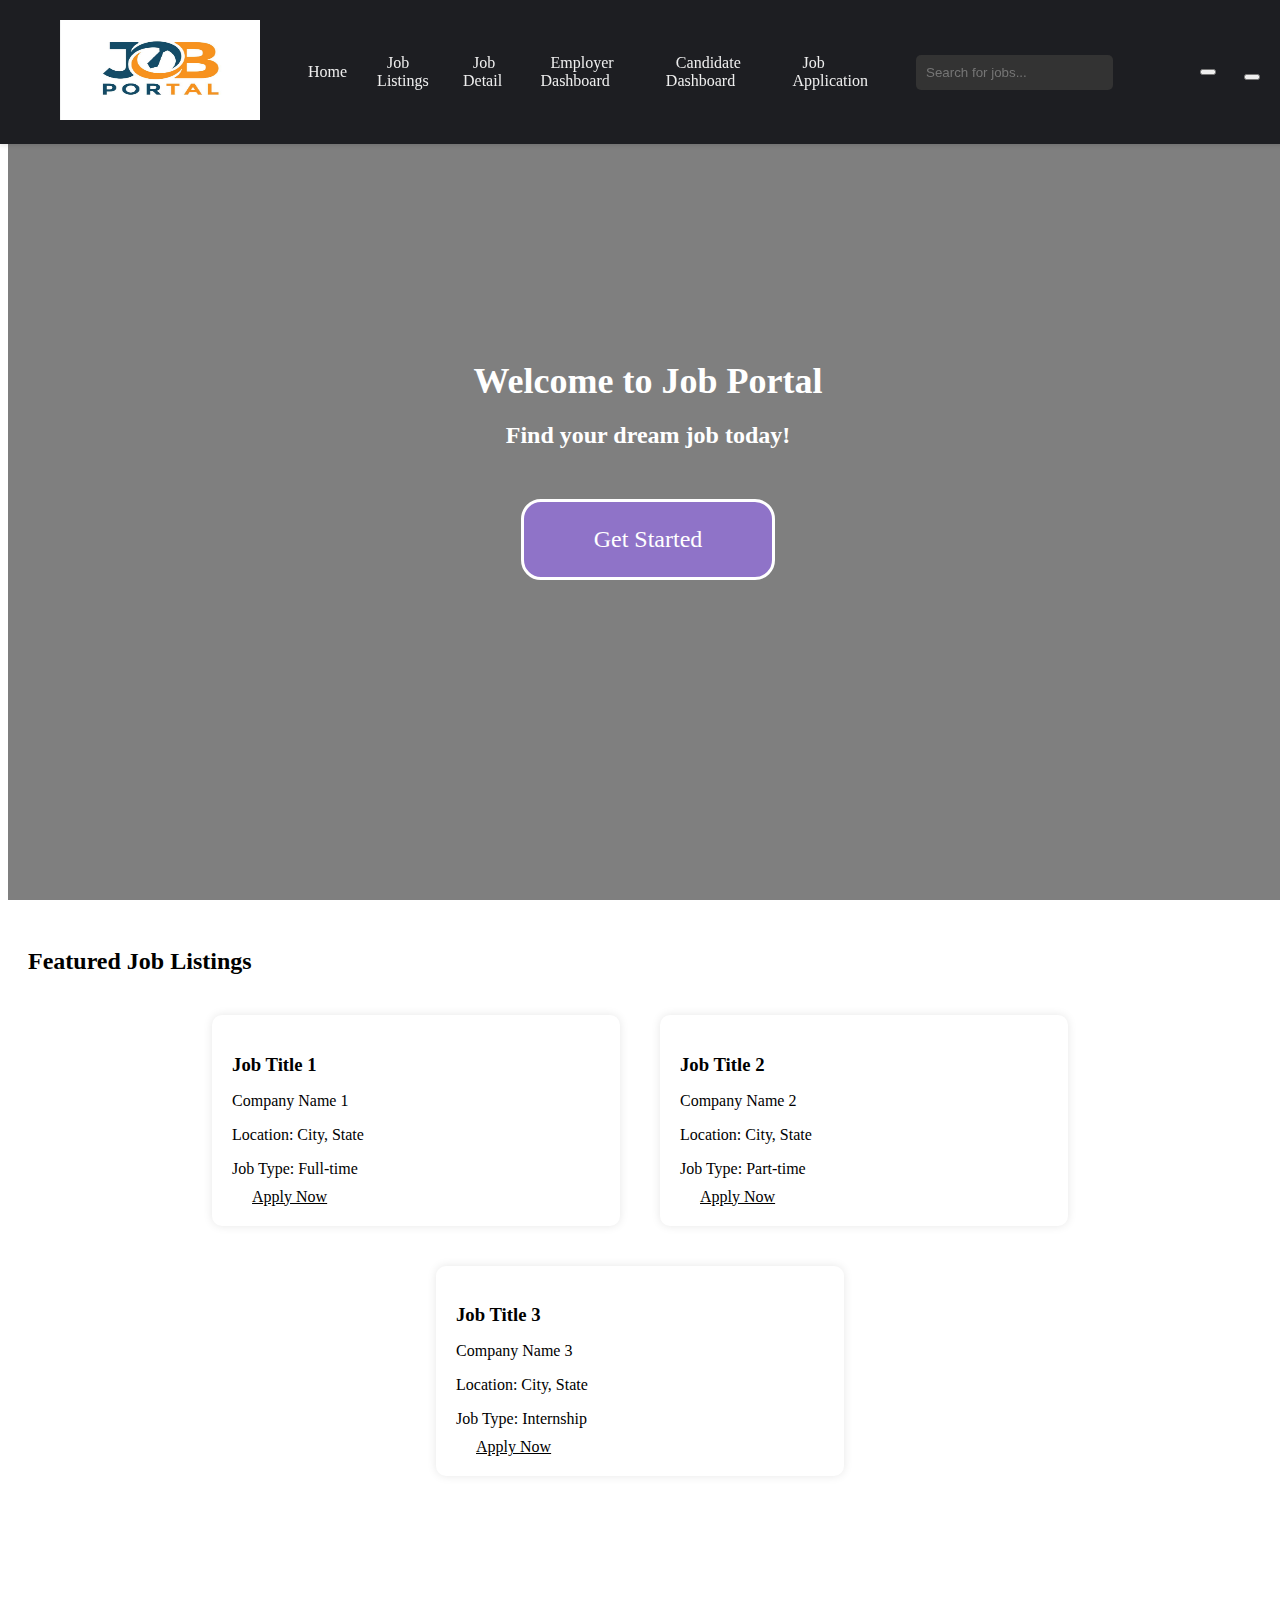
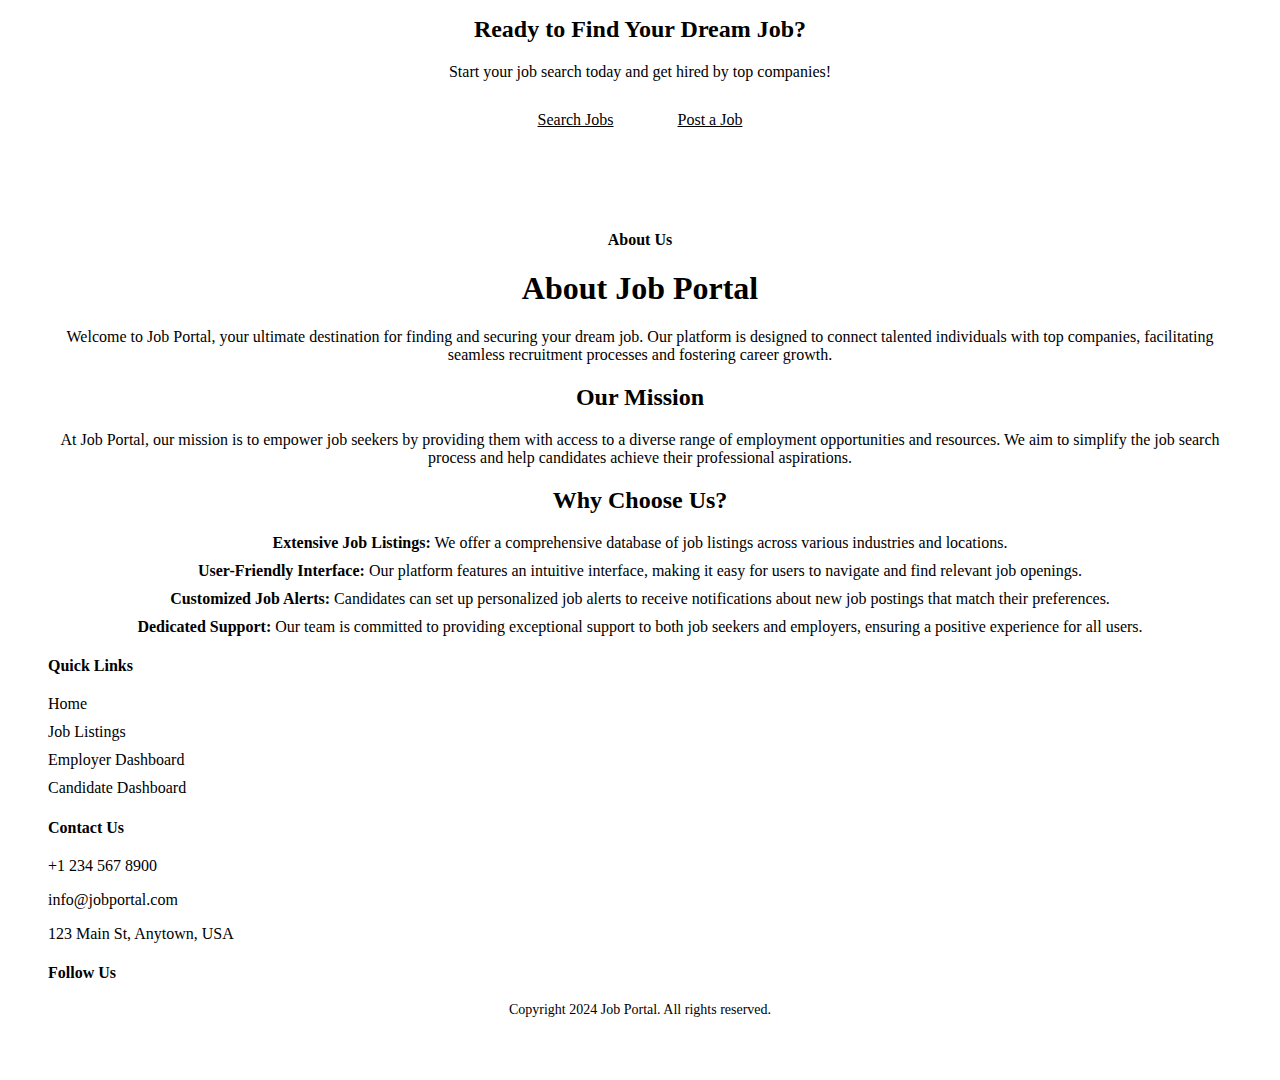
<file: index.html>
<!doctype html>
<html lang="en">
<head>
  <meta charset="utf-8">
  <meta name="viewport" content="width=device-width, initial-scale=1, shrink-to-fit=no">
  <link rel="stylesheet" href="styles.css">
  <title>Job Portal</title>
</head>
<body>
  <header class="header">
    <div class="header-container">
      <div class="header-logo">
        <a href="index.html"><img src="logo.png" alt="Job Portal Logo"></a>
      </div>
      <nav class="nav">
        <ul class="nav-list">
          <li class="nav-item"><a href="index.html" class="nav-link">Home</a></li>
          <li class="nav-item"><a href="job-listings.html" class="nav-link">Job Listings</a></li>
          <li class="nav-item"><a href="job-detail.html" class="nav-link">Job Detail</a></li>
          <li class="nav-item"><a href="employer-dashboard.html" class="nav-link">Employer Dashboard</a></li>
          <li class="nav-item"><a href="candidate-dashboard.html" class="nav-link">Candidate Dashboard</a></li>
          <li class="nav-item"><a href="jobapplication.html" class="nav-link">Job Application</a></li>
        </ul>
      </nav>
      <div class="header-search">
        <input type="text" class="search-box" placeholder="Search for jobs...">
        <button class="search-btn"><i class="fas fa-search"></i></button>
      </div>
      <div class="header-theme">
        <button id="theme-btn" class="theme-btn far fa-moon"></button>
      </div>
    </div>
    
  </header>
  
    <main class="main">
        <section class="hero">
          <div class="hero-inner">
            <h1>Welcome to Job Portal</h1>
            <h2>Find your dream job today!</h2>
            <a href="#" class="btn">Get Started</a>
          </div>
        </section>
        <!-- Featured Job Listings Section -->
  <section class="featured-jobs">
    <h2>Featured Job Listings</h2>
    <div class="job-listings">
      <div class="job-listing">
        <h3>Job Title 1</h3>
        <p>Company Name 1</p>
        <p>Location: City, State</p>
        <p>Job Type: Full-time</p>
        <a href="#" class="btn">Apply Now</a>
      </div>
      <div class="job-listing">
        <h3>Job Title 2</h3>
        <p>Company Name 2</p>
        <p>Location: City, State</p>
        <p>Job Type: Part-time</p>
        <a href="#" class="btn">Apply Now</a>
      </div>
      <div class="job-listing">
        <h3>Job Title 3</h3>
        <p>Company Name 3</p>
        <p>Location: City, State</p>
        <p>Job Type: Internship</p>
        <a href="#" class="btn">Apply Now</a>
      </div>
    </div>
  </section>
  <!-- Call-to-Action Section -->
<section class="call-to-action">
    <div class="container">
      <h2>Ready to Find Your Dream Job?</h2>
      <p>Start your job search today and get hired by top companies!</p>
      <a href="job-detail.html" class="btn">Search Jobs</a>
      <a href="jobapplication.html" class="btn">Post a Job</a>
    </div>
  </section>
   <!-- Footer Section -->
<footer class="footer">
  <div class="container">
    <div class="row">
      <div class="col-md-3">
          <div class="centered-text">
          <h4>About Us </h4>
          <h1>About Job Portal</h1>
          <p>Welcome to Job Portal, your ultimate destination for finding and securing your dream job. Our platform is designed to connect talented individuals with top companies, facilitating seamless recruitment processes and fostering career growth.</p>
          <h2>Our Mission</h2>
          <p>At Job Portal, our mission is to empower job seekers by providing them with access to a diverse range of employment opportunities and resources. We aim to simplify the job search process and help candidates achieve their professional aspirations.</p>
          <h2>Why Choose Us?</h2>
        <ul>
          <li><strong>Extensive Job Listings:</strong> We offer a comprehensive database of job listings across various industries and locations.</li>
          <li><strong>User-Friendly Interface:</strong> Our platform features an intuitive interface, making it easy for users to navigate and find relevant job openings.</li>
          <li><strong>Customized Job Alerts:</strong> Candidates can set up personalized job alerts to receive notifications about new job postings that match their preferences.</li>
          <li><strong>Dedicated Support:</strong> Our team is committed to providing exceptional support to both job seekers and employers, ensuring a positive experience for all users.</li>
        </ul>
        </div>
        <div class="col-md-3">
          <div class="centered-text"></div>
          <h4>Quick Links</h4>
          <ul>
            <li><a href="index.html">Home</a></li>
            <li><a href="job-listings.html">Job Listings</a></li>
            <li><a href="employer-dashboard.html">Employer Dashboard</a></li>
            <li><a href="candidate-dashboard.html">Candidate Dashboard</a></li>
          </ul>
        </div>
        <div class="col-md-3">
          <div class="centered-text"></div>
          <h4>Contact Us</h4>
          <p><i class="fas fa-phone"></i> +1 234 567 8900</p>
          <p><i class="fas fa-envelope"></i> <a href="mailto:info@jobportal.com">info@jobportal.com</a></p>
          <p><i class="fas fa-map-marker-alt"></i> 123 Main St, Anytown, USA</p>
        </div>
        <div class="col-md-3">
          <h4>Follow Us</h4>
          <div class="centered-text"></div>
          <ul>
            <li><a href="#" class="fab fa-facebook-f"></a></li>
            <li><a href="https://x.com/home?lang=en" class="fab fa-twitter"></a></li>
            <li><a href="https://www.linkedin.com/feed/?trk=sem-ga_campid.14650114788_asid.150089839322_crid.656569072780_kw.www%20linkedin_d.c_tid.kwd-2246447582_n.g_mt.e_geo.9144438" class="fab fa-linkedin-in"></a></li>
            <li><a href="https://www.instagram.com/" class="fab fa-instagram"></a></li>
          </ul>
        </div>
      </div>
      <p class="copyright">Copyright 2024 Job Portal. All rights reserved.</p>
    </div>
  </footer>
    </main>
  <script src="scripts.js"></script>
</body>
</html>
</file>
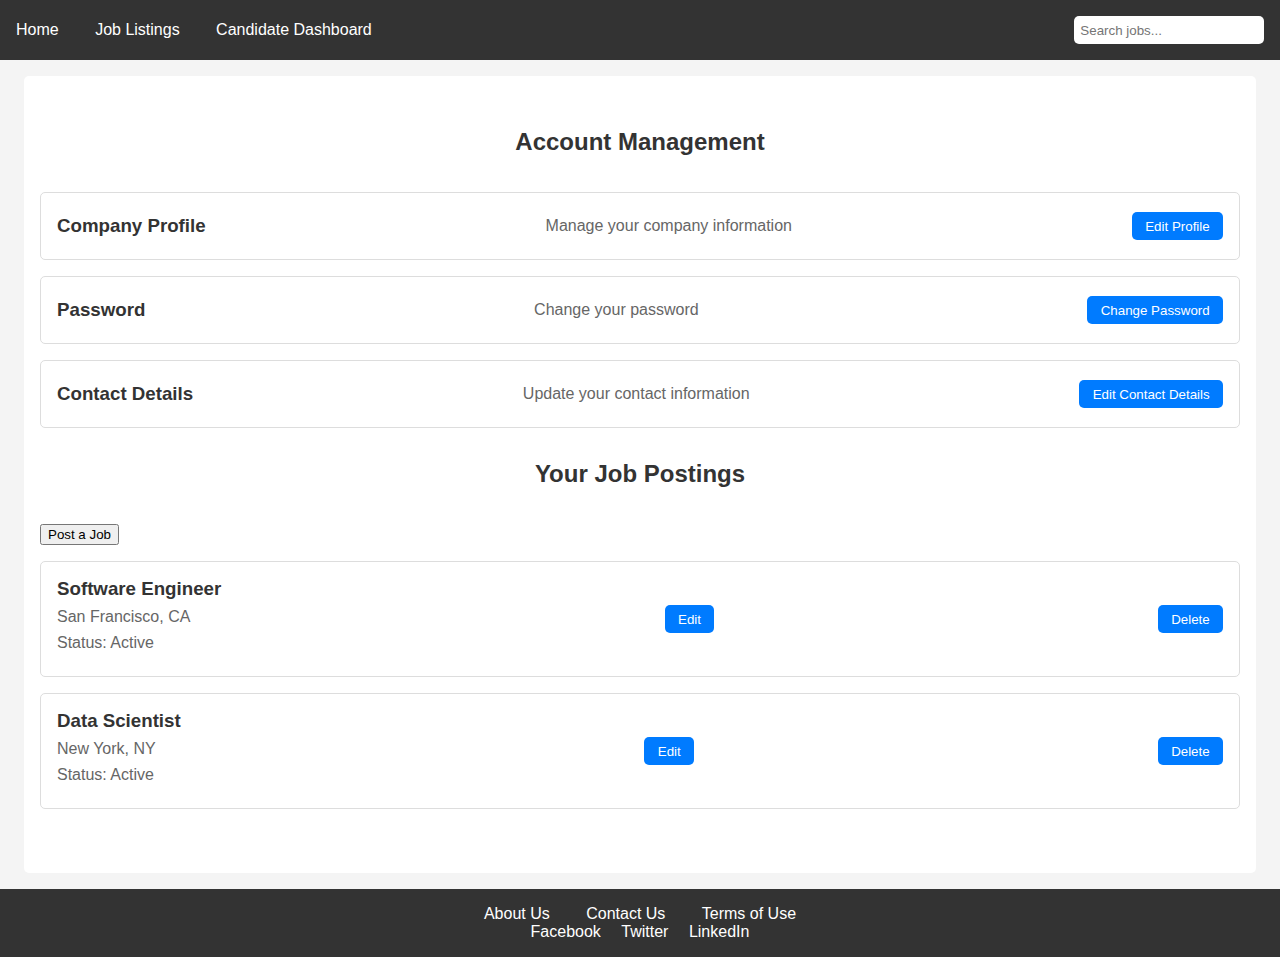
<file: employer-dashboard.html>
<!DOCTYPE html>
<html lang="en">
<head>
    <meta charset="UTF-8">
    <meta name="viewport" content="width=device-width, initial-scale=1.0">
    <title>Employer Dashboard</title>
    <link rel="stylesheet" href="employerdas.css">
    <script src="employerdas.js" defer></script>
</head>
<body>
    <header>
        <nav>
            <a href="index.html">Home</a>
            <a href="job-listings.html">Job Listings</a>
            <a href="candidate-dashboard.html">Candidate Dashboard</a>
        </nav>
        <div class="search-bar">
            <input type="text" placeholder="Search jobs..." id="search-bar">
        </div>
    </header>

    <main class="dashboard">
        <section class="account-management">
            <h2>Account Management</h2>
            <div class="account-details">
                <h3>Company Profile</h3>
                <p>Manage your company information</p>
                <button>Edit Profile</button>
            </div>
            <div class="account-details">
                <h3>Password</h3>
                <p>Change your password</p>
                <button>Change Password</button>
            </div>
            <div class="account-details">
                <h3>Contact Details</h3>
                <p>Update your contact information</p>
                <button>Edit Contact Details</button>
            </div>
        </section>

        <section class="job-posting">
            <h2>Your Job Postings</h2>
            <button onclick="location.href='post-job.html'">Post a Job</button>
            <div class="job-listing">
                <div>
                    <h3>Software Engineer</h3>
                    <p>San Francisco, CA</p>
                    <p>Status: Active</p>
                </div>
                <button>Edit</button>
                <button>Delete</button>
            </div>
            <div class="job-listing">
                <div>
                    <h3>Data Scientist</h3>
                    <p>New York, NY</p>
                    <p>Status: Active</p>
                </div>
                <button>Edit</button>
                <button>Delete</button>
            </div>
            <!-- More job listings -->
        </section>
    </main>

    <footer>
        <a href="about.html">About Us</a>
        <a href="contact.html">Contact Us</a>
        <a href="terms.html">Terms of Use</a>
        <div class="social-media">
            <a href="#">Facebook</a>
            <a href="#">Twitter</a>
            <a href="#">LinkedIn</a>
        </div>
    </footer>
</body>
</html>
</file>
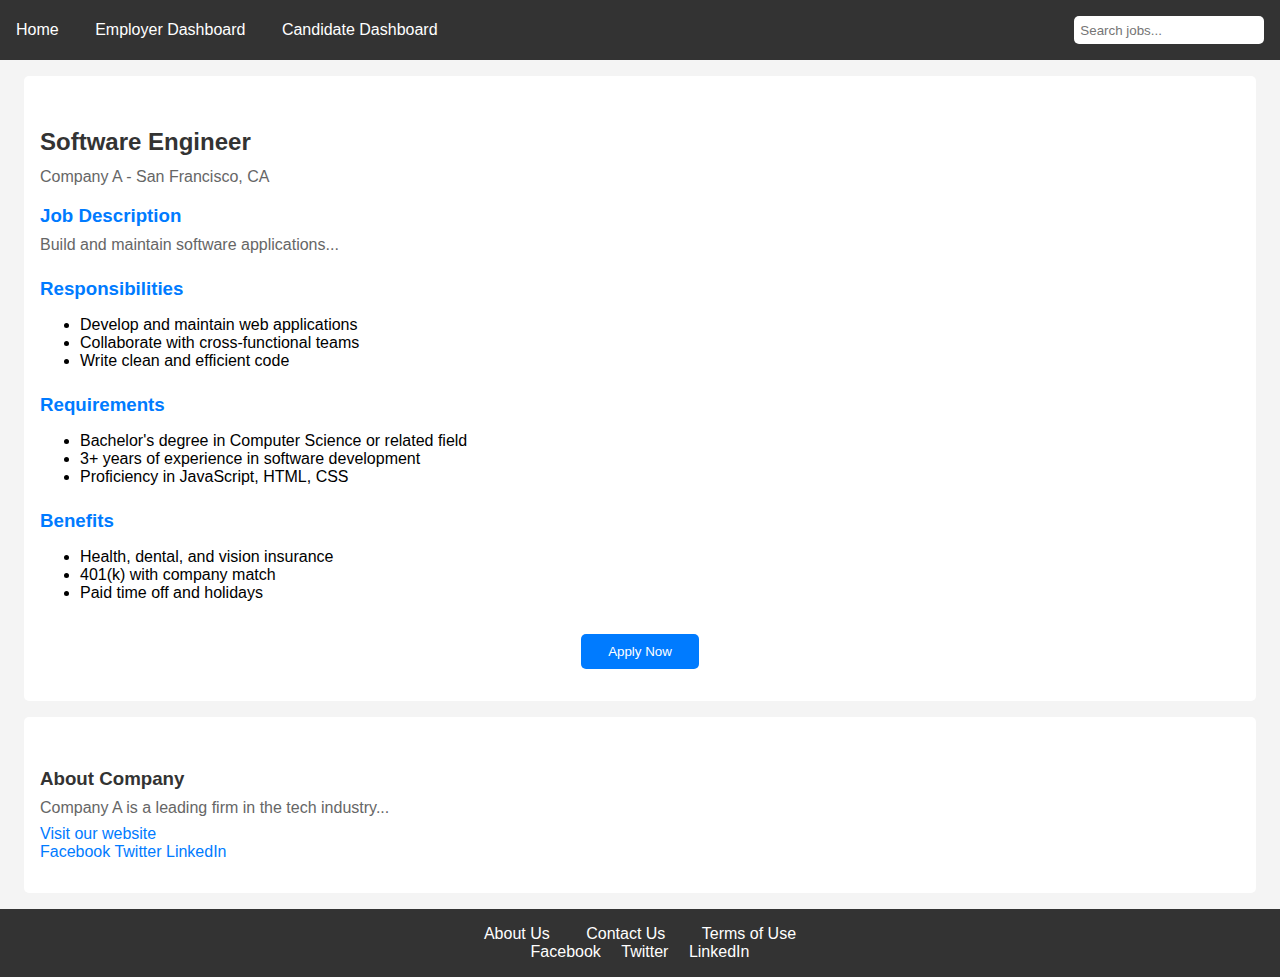
<file: job-detail.html>
<!DOCTYPE html>
<html lang="en">
<head>
    <meta charset="UTF-8">
    <meta name="viewport" content="width=device-width, initial-scale=1.0">
    <title>Job Detail</title>
    <link rel="stylesheet" href="jobdetail.css">
    <script src="jobdetail.js" defer></script>
</head>
<body>
    <header>
        <nav>
            <a href="index.html">Home</a>
            <a href="employer-dashboard.html">Employer Dashboard</a>
            <a href="candidate-dashboard.html">Candidate Dashboard</a>
        </nav>
        <div class="search-bar">
            <input type="text" placeholder="Search jobs..." id="search-bar">
        </div>
    </header>

    <section class="job-detail">
        <h2>Software Engineer</h2>
        <p>Company A - San Francisco, CA</p>
        <div class="job-description">
            <h3>Job Description</h3>
            <p>Build and maintain software applications...</p>
        </div>
        <div class="job-responsibilities">
            <h3>Responsibilities</h3>
            <ul>
                <li>Develop and maintain web applications</li>
                <li>Collaborate with cross-functional teams</li>
                <li>Write clean and efficient code</li>
            </ul>
        </div>
        <div class="job-requirements">
            <h3>Requirements</h3>
            <ul>
                <li>Bachelor's degree in Computer Science or related field</li>
                <li>3+ years of experience in software development</li>
                <li>Proficiency in JavaScript, HTML, CSS</li>
            </ul>
        </div>
        <div class="job-benefits">
            <h3>Benefits</h3>
            <ul>
                <li>Health, dental, and vision insurance</li>
                <li>401(k) with company match</li>
                <li>Paid time off and holidays</li>
            </ul>
        </div>
        <div class="apply-now">
            <button onclick="location.href='job-application.html'">Apply Now</button>
        </div>
    </section>

    <section class="company-info">
        <h3>About Company </h3>
        <p>Company A is a leading firm in the tech industry...</p>
        <a href="#">Visit our website</a>
        <div class="social-media">
            <a href="#">Facebook</a>
            <a href="#">Twitter</a>
            <a href="#">LinkedIn</a>
        </div>
    </section>

    <footer>
        <a href="about.html">About Us</a>
        <a href="contact.html">Contact Us</a>
        <a href="terms.html">Terms of Use</a>
        <div class="social-media">
            <a href="#">Facebook</a>
            <a href="#">Twitter</a>
            <a href="#">LinkedIn</a>
        </div>
    </footer>
</body>
</html>
</file>
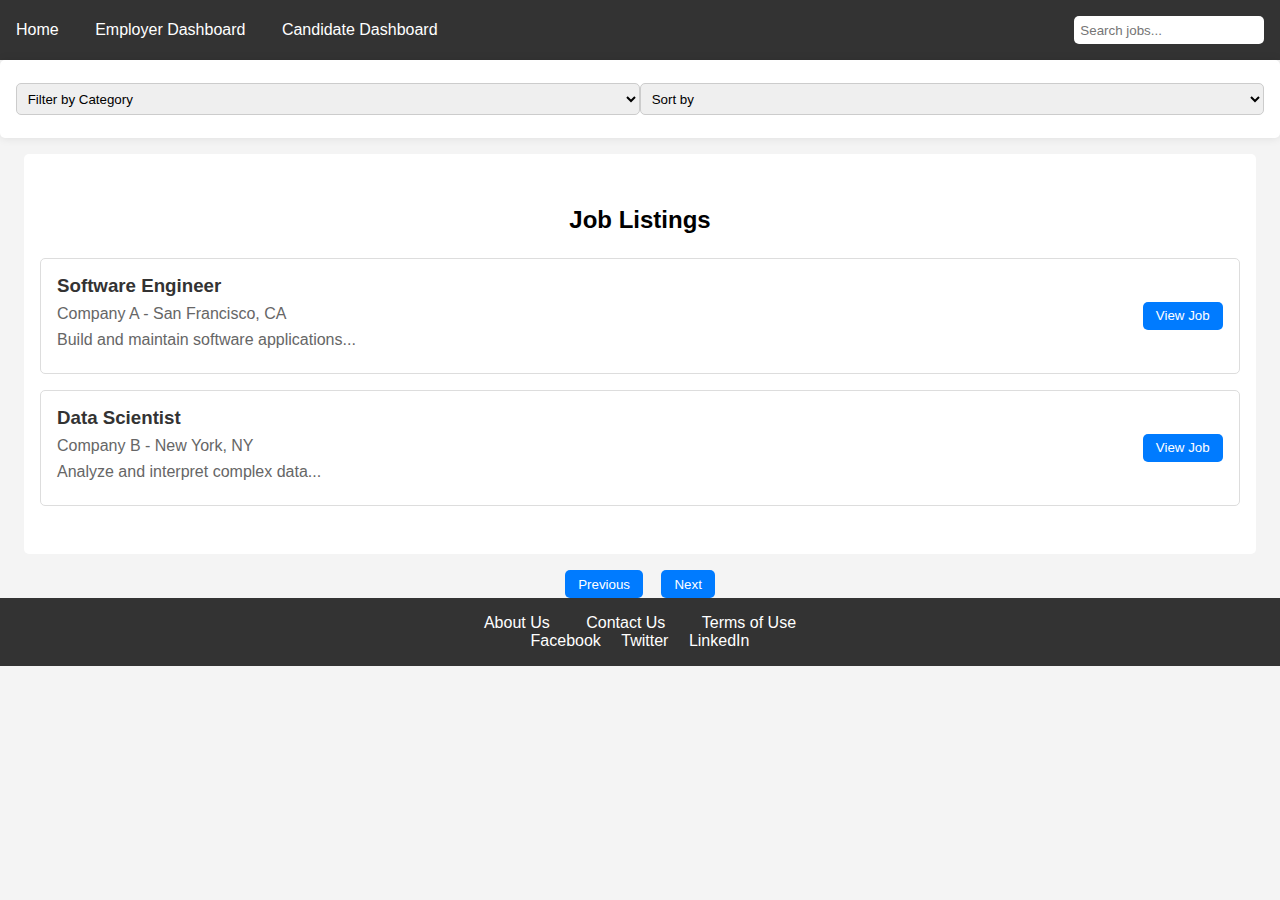
<file: job-listings.html>
<!DOCTYPE html>
<html lang="en">
<head>
    <meta charset="UTF-8">
    <meta name="viewport" content="width=device-width, initial-scale=1.0">
    <title>Job Listings</title>
    <link rel="stylesheet" href="joblisting.css">
    <script src="joblisting.js" defer></script>
</head>
<body>
    <header>
        <nav>
            <a href="index.html">Home</a>
            <a href="employer-dashboard.html">Employer Dashboard</a>
            <a href="candidate-dashboard.html">Candidate Dashboard</a>
        </nav>
        <div class="search-bar">
            <input type="text" placeholder="Search jobs..." id="search-bar">
        </div>
    </header>

    <section class="filter-sort">
        <select id="filter-category">
            <option value="">Filter by Category</option>
            <option value="software">Software</option>
            <option value="data-science">Data Science</option>
            <option value="design">Design</option>
            <option value="marketing">Marketing</option>
        </select>
        <select id="sort-by">
            <option value="">Sort by</option>
            <option value="relevance">Relevance</option>
            <option value="date-posted">Date Posted</option>
            <option value="salary">Salary</option>
        </select>
    </section>

    <section class="job-listings">
        <h2>Job Listings</h2>
        <div class="job-listing">
            <div>
                <h3>Software Engineer</h3>
                <p>Company A - San Francisco, CA</p>
                <p>Build and maintain software applications...</p>
            </div>
            <button>View Job</button>
        </div>
        <div class="job-listing">
            <div>
                <h3>Data Scientist</h3>
                <p>Company B - New York, NY</p>
                <p>Analyze and interpret complex data...</p>
            </div>
            <button>View Job</button>
        </div>
        <!-- More job listings -->
    </section>

    <div class="pagination">
        <button>Previous</button>
        <button>Next</button>
    </div>

    <footer>
        <a href="about.html">About Us</a>
        <a href="contact.html">Contact Us</a>
        <a href="terms.html">Terms of Use</a>
        <div class="social-media">
            <a href="#">Facebook</a>
            <a href="#">Twitter</a>
            <a href="#">LinkedIn</a>
        </div>
    </footer>
</body>
</html>
</file>
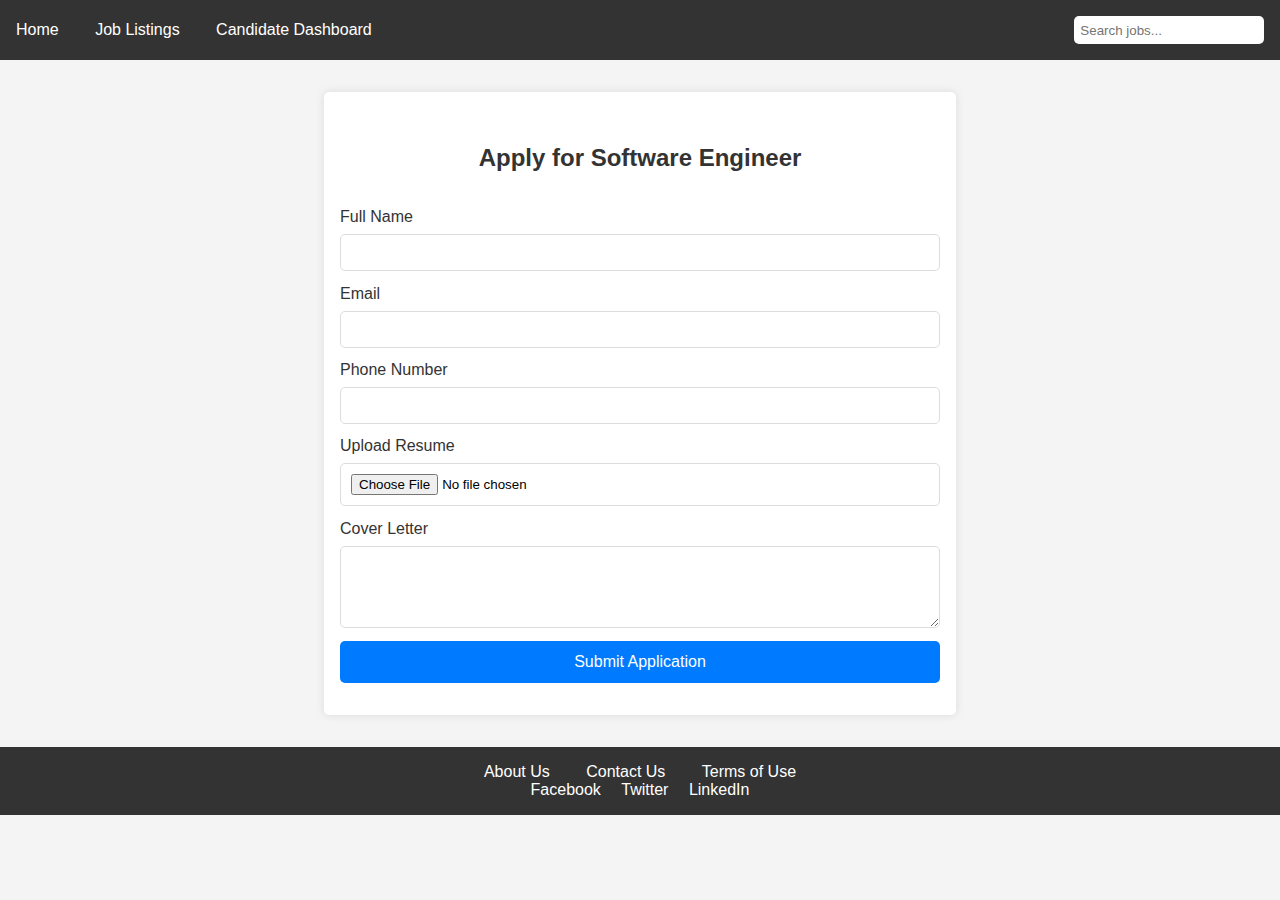
<file: jobapplication.html>
<!DOCTYPE html>
<html lang="en">
<head>
    <meta charset="UTF-8">
    <meta name="viewport" content="width=device-width, initial-scale=1.0">
    <title>Job Application</title>
    <link rel="stylesheet" href="job app.css">
    <script src="jobapp.js" defer></script>
</head>
<body>
    <header>
        <nav>
            <a href="index.html">Home</a>
            <a href="job-listings.html">Job Listings</a>
            <a href="candidate-dashboard.html">Candidate Dashboard</a>
        </nav>
        <div class="search-bar">
            <input type="text" placeholder="Search jobs..." id="search-bar">
        </div>
    </header>

    <main class="application-form">
        <h2>Apply for Software Engineer</h2>
        <form id="job-application-form">
            <label for="name">Full Name</label>
            <input type="text" id="name" name="name" required>

            <label for="email">Email</label>
            <input type="email" id="email" name="email" required>

            <label for="phone">Phone Number</label>
            <input type="tel" id="phone" name="phone" required>

            <label for="resume">Upload Resume</label>
            <input type="file" id="resume" name="resume" accept=".pdf,.doc,.docx" required>

            <label for="cover-letter">Cover Letter</label>
            <textarea id="cover-letter" name="cover-letter" rows="4" required></textarea>

            <button type="submit">Submit Application</button>
        </form>
    </main>

    <footer>
        <a href="about.html">About Us</a>
        <a href="contact.html">Contact Us</a>
        <a href="terms.html">Terms of Use</a>
        <div class="social-media">
            <a href="#">Facebook</a>
            <a href="#">Twitter</a>
            <a href="#">LinkedIn</a>
        </div>
    </footer>
</body>
</html>
</file>
<file: styles.css>
/* Header Styles */
.header {
    background-color: #1D1E22;
    color: #eee;
    padding: 20px;
    position: fixed;
    top: 0;
    left: 0;
    width: 100%;
    z-index: 100;
    box-shadow: 0 2px 4px rgba(0, 0, 0, 0.1);
  }

  img {
 
    width: 200px;
     
    height: 100px;
     
    }
  
  .header-container {
    display: flex;
    justify-content: space-between;
    align-items: center;
    max-width: 1200px;
    margin: 0 auto;
  }
  
  .header-logo {
    flex-basis: 200px;
  }
  
  .nav {
    flex-basis: 600px;
  }
  
  .nav-list {
    display: flex;
    justify-content: space-between;
    align-items: center;
    list-style: none;
    padding: 0;
    margin: 0;
  }
  
  .nav-item {
    margin: 0 10px;
  }
  
  .nav-link {
    color: #eee;
    text-decoration: none;
    padding: 5px 10px;
    border-radius: 5px;
    transition: background-color 0.3s ease;
  }
  
  .nav-link:hover {
    background-color: #333;
  }
  
  .header-search {
    flex-basis: 300px;
    display: flex;
    justify-content: space-between;
    align-items: center;
  }
  
  .search-box {
    border: none;
    background-color: #333;
    color: #eee;
    padding: 10px;
    border-radius: 5px;
    outline: none;
  }
  
  /* Hero Section Styles */
.hero {
    /* Sizing */
    width: 100vw;
    height: 100vh;
    
    /* Flexbox stuff */
    display: flex;
    justify-content: center;
    align-items: center;
    
    /* Text styles */
    text-align: center;
    color: white;
    
    /* Background styles */
    background-image: linear-gradient(rgba(0, 0, 0, 0.5), rgba(0, 0, 0, 0.5)), url('https://codetheweb.blog/assets/img/posts/full-image-hero/image.jpg');
    background-size: cover;
    background-position: center center;
    background-repeat: no-repeat;
    background-attachment: fixed;
  }
  
  .hero-inner {
    max-width: 600px;
    margin: 0 auto;
    padding: 20px;
  }
  
  .hero h1 {
    font-size: 36px;
    margin-bottom: 10px;
  }
  
  .hero h2 {
    font-size: 24px;
    margin-bottom: 20px;
  }
  
  .hero .btn {
    /* Positioning and sizing */
    display: block;
    width: 200px;
    
    /* Padding and margins */
    padding: 1em;
    margin-top: 50px;
    margin-left: auto;
    margin-right: auto;
    
    /* Text styles */
    color: white;
    text-decoration: none;
    font-size: 1.5em;
    
    /* Border styles */
    border: 3px solid white;
    border-radius: 20px;
    
    /* Background styles */
    background-color: rgba(147, 112, 219, 0.8);
  }

  /* Featured Job Listings Section Styles */
.featured-jobs {
    background-color: var(--container-dark-background);
    padding: 20px;
    margin-bottom: 40px;
  }
  
  .featured-jobs h2 {
    color: var(--anchor-dark-text);
    margin-bottom: 20px;
  }
  
  .job-listings {
    display: flex;
    flex-wrap: wrap;
    justify-content: center;
  }
  
  .job-listing {
    background-color: var(--container-dark-background);
    padding: 20px;
    margin: 20px;
    width: calc(33.33% - 40px);
    border-radius: 10px;
    box-shadow: 0 0 10px rgba(0, 0, 0, 0.1);
  }
  
  .job-listing h3 {
    color: var(--anchor-dark-text);
    margin-bottom: 10px;
  }
  
  .job-listing p {
    color: var(--para-dark-text);
    margin-bottom: 10px;
  }
  
  .job-listing .btn {
    background-color: var(--anchor-dark-bg);
    color: var(--anchor-dark-text);
    padding: 10px 20px;
    border-radius: 5px;
    cursor: pointer;
  }
  
  .job-listing .btn:hover {
    background-color: var(--anchor-dark-bg-hover);
    color: var(--anchor-dark-text-hover);
  }

  /* Call-to-Action Section Styles */
.call-to-action {
    background-color: var(--container-dark-background);
    padding: 40px;
    text-align: center;
  }
  
  .call-to-action h2 {
    color: var(--anchor-dark-text);
    margin-bottom: 20px;
  }
  
  .call-to-action p {
    color: var(--para-dark-text);
    margin-bottom: 30px;
  }
  
  .call-to-action .btn {
    background-color: var(--anchor-dark-bg);
    color: var(--anchor-dark-text);
    padding: 10px 20px;
    border-radius: 5px;
    cursor: pointer;
    margin: 10px;
  }
  
  .call-to-action .btn:hover {
    background-color: var(--anchor-dark-bg-hover);
    color: var(--anchor-dark-text-hover);
  }

  /* Footer Section Styles */
  .centered-text {
    text-align: center;
  } 
.footer {
    background-color: var(--container-dark-background);
    padding: 40px;
    color: var(--para-dark-text);
  }
  .centered-text {
    text-align: center;
  } 
  .footer h4 {
    color: var(--anchor-dark-text);
    margin-bottom: 20px;
  }
  .centered-text {
    text-align: center;
  }  
  .footer ul {
    list-style: none;
    padding: 0;
    margin: 0;
  }
  .centered-text {
    text-align: center;
  }   
  .footer li {
    margin-bottom: 10px;
  }
  .centered-text {
    text-align: center;
  } 
  .footer a {
    color: var(--anchor-dark-text);
    text-decoration: none;
  }
  .centered-text {
    text-align: center;
  } 
  .footer a:hover {
    color: var(--anchor-dark-text-hover);
  }
  .centered-text {
    text-align: center;
  } 
  .footer .copyright {
    text-align: center;
    margin-top: 20px;
    font-size: 14px;
  }
</file>
<file: employerdas.css>
/* General Styles */
body {
    font-family: Arial, sans-serif;
    margin: 0;
    padding: 0;
    background-color: #f4f4f4;
}

header {
    background-color: #333;
    color: #fff;
    padding: 1em 0;
    display: flex;
    justify-content: space-between;
    align-items: center;
}

nav a {
    color: #fff;
    margin: 0 1em;
    text-decoration: none;
}

.search-bar {
    margin-right: 1em;
}

.search-bar input {
    padding: 0.5em;
    border-radius: 5px;
    border: none;
}

/* Dashboard Styles */
.dashboard {
    padding: 2em 1em;
    background-color: #fff;
    margin: 1em auto;
    border-radius: 5px;
    max-width: 1200px;
}

.dashboard h2 {
    text-align: center;
    margin-bottom: 1.5em;
    color: #333;
}

.account-management, .job-posting {
    margin-bottom: 2em;
}

.account-details, .job-listing {
    border: 1px solid #ddd;
    padding: 1em;
    margin: 1em 0;
    border-radius: 5px;
    display: flex;
    justify-content: space-between;
    align-items: center;
}

.account-details h3, .job-listing h3 {
    margin: 0;
    color: #333;
}

.account-details p, .job-listing p {
    margin: 0.5em 0;
    color: #666;
}

.account-details button, .job-listing button {
    padding: 0.5em 1em;
    background-color: #007BFF;
    color: #fff;
    border: none;
    border-radius: 5px;
    cursor: pointer;
}

.account-details button:hover, .job-listing button:hover {
    background-color: #0056b3;
}

/* Footer */
footer {
    background-color: #333;
    color: #fff;
    text-align: center;
    padding: 1em 0;
    position: relative;
    bottom: 0;
    width: 100%;
}

footer a {
    color: #fff;
    margin: 0 1em;
    text-decoration: none;
}

footer .social-media a {
    margin: 0 0.5em;
}

/* Media Queries */
@media (max-width: 768px) {
    .account-details, .job-listing {
        flex-direction: column;
        align-items: flex-start;
    }

    .account-details button, .job-listing button {
        margin-top: 0.5em;
        width: 100%;
    }
}
</file>
<file: jobdetail.css>
/* General Styles */
body {
  font-family: Arial, sans-serif;
  margin: 0;
  padding: 0;
  background-color: #f4f4f4;
}

header {
  background-color: #333;
  color: #fff;
  padding: 1em 0;
  display: flex;
  justify-content: space-between;
  align-items: center;
}

nav a {
  color: #fff;
  margin: 0 1em;
  text-decoration: none;
}

.search-bar {
  margin-right: 1em;
}

.search-bar input {
  padding: 0.5em;
  border-radius: 5px;
  border: none;
}

/* Job Detail Section */
.job-detail {
  padding: 2em 1em;
  background-color: #fff;
  margin: 1em auto;
  border-radius: 5px;
  max-width: 1200px;
}

.job-detail h2 {
  color: #333;
  margin-bottom: 0.5em;
}

.job-detail p {
  margin: 0.5em 0;
  color: #666;
}

.job-detail .job-description, .job-detail .job-responsibilities, .job-detail .job-requirements, .job-detail .job-benefits {
  margin-bottom: 1.5em;
}

.job-detail .job-description h3, .job-detail .job-responsibilities h3, .job-detail .job-requirements h3, .job-detail .job-benefits h3 {
  color: #007BFF;
  margin-bottom: 0.5em;
}

.job-detail .apply-now {
  text-align: center;
  margin-top: 2em;
}

.job-detail .apply-now button {
  padding: 0.75em 2em;
  background-color: #007BFF;
  color: #fff;
  border: none;
  border-radius: 5px;
  cursor: pointer;
}

.job-detail .apply-now button:hover {
  background-color: #0056b3;
}

/* Company Information Section */
.company-info {
  padding: 2em 1em;
  background-color: #fff;
  margin: 1em auto;
  border-radius: 5px;
  max-width: 1200px;
}

.company-info h3 {
  color: #333;
  margin-bottom: 0.5em;
}

.company-info p {
  margin: 0.5em 0;
  color: #666;
}

.company-info a {
  color: #007BFF;
  text-decoration: none;
}

.company-info a:hover {
  text-decoration: underline;
}

/* Footer */
footer {
  background-color: #333;
  color: #fff;
  text-align: center;
  padding: 1em 0;
  position: relative;
  bottom: 0;
  width: 100%;
}

footer a {
  color: #fff;
  margin: 0 1em;
  text-decoration: none;
}

footer .social-media a {
  margin: 0 0.5em;
}

/* Media Queries */
@media (max-width: 768px) {
  .job-detail, .company-info {
      padding: 1em;
  }

  .job-detail .apply-now button {
      width: 100%;
  }
}
</file>
<file: joblisting.css>
/* General Styles */
body {
  font-family: Arial, sans-serif;
  margin: 0;
  padding: 0;
  background-color: #f4f4f4;
}

header {
  background-color: #333;
  color: #fff;
  padding: 1em 0;
  display: flex;
  justify-content: space-between;
  align-items: center;
}

nav a {
  color: #fff;
  margin: 0 1em;
  text-decoration: none;
}

.search-bar {
  margin-right: 1em;
}

.search-bar input {
  padding: 0.5em;
  border-radius: 5px;
  border: none;
}

/* Job Listings Section */
.job-listings {
  padding: 2em 1em;
  background-color: #fff;
  margin: 1em auto;
  border-radius: 5px;
  max-width: 1200px;
}

.job-listings h2 {
  text-align: center;
  margin-bottom: 1em;
}

.job-listing {
  border: 1px solid #ddd;
  padding: 1em;
  margin: 1em 0;
  border-radius: 5px;
  display: flex;
  justify-content: space-between;
  align-items: center;
}

.job-listing h3 {
  margin: 0;
  color: #333;
}

.job-listing p {
  margin: 0.5em 0;
  color: #666;
}

.job-listing button {
  padding: 0.5em 1em;
  background-color: #007BFF;
  color: #fff;
  border: none;
  border-radius: 5px;
  cursor: pointer;
}

.job-listing button:hover {
  background-color: #0056b3;
}

/* Pagination */
.pagination {
  text-align: center;
  margin-top: 1em;
}

.pagination button {
  padding: 0.5em 1em;
  margin: 0 0.5em;
  background-color: #007BFF;
  color: #fff;
  border: none;
  border-radius: 5px;
  cursor: pointer;
}

.pagination button:hover {
  background-color: #0056b3;
}

/* Filter and Sort Section */
.filter-sort {
  display: flex;
  justify-content: space-between;
  flex-wrap: wrap;
  margin-bottom: 1em;
  padding: 1em;
  background-color: #fff;
  border-radius: 5px;
  box-shadow: 0 0 10px rgba(0,0,0,0.1);
}

.filter-sort select, .filter-sort input {
  padding: 0.5em;
  margin: 0.5em 0;
  border-radius: 5px;
  border: 1px solid #ccc;
  flex: 1;
  min-width: 200px;
}

/* Footer */
footer {
  background-color: #333;
  color: #fff;
  text-align: center;
  padding: 1em 0;
  position: relative;
  bottom: 0;
  width: 100%;
}

footer a {
  color: #fff;
  margin: 0 1em;
  text-decoration: none;
}

footer .social-media a {
  margin: 0 0.5em;
}

/* Media Queries */
@media (max-width: 768px) {
  .filter-sort {
      flex-direction: column;
  }

  .job-listing {
      flex-direction: column;
      align-items: flex-start;
  }

  .job-listing button {
      margin-top: 1em;
  }
}
</file>
<file: job app.css>
/* General Styles */
body {
    font-family: Arial, sans-serif;
    margin: 0;
    padding: 0;
    background-color: #f4f4f4;
}

header {
    background-color: #333;
    color: #fff;
    padding: 1em 0;
    display: flex;
    justify-content: space-between;
    align-items: center;
}

nav a {
    color: #fff;
    margin: 0 1em;
    text-decoration: none;
}

.search-bar {
    margin-right: 1em;
}

.search-bar input {
    padding: 0.5em;
    border-radius: 5px;
    border: none;
}

/* Application Form Styles */
.application-form {
    padding: 2em 1em;
    background-color: #fff;
    margin: 2em auto;
    border-radius: 5px;
    max-width: 600px;
    box-shadow: 0 0 10px rgba(0,0,0,0.1);
}

.application-form h2 {
    text-align: center;
    margin-bottom: 1.5em;
    color: #333;
}

.application-form form {
    display: flex;
    flex-direction: column;
}

.application-form label {
    margin-bottom: 0.5em;
    color: #333;
}

.application-form input, .application-form textarea {
    padding: 0.75em;
    margin-bottom: 1em;
    border-radius: 5px;
    border: 1px solid #ddd;
}

.application-form button {
    padding: 0.75em;
    background-color: #007BFF;
    color: #fff;
    border: none;
    border-radius: 5px;
    cursor: pointer;
    font-size: 1em;
}

.application-form button:hover {
    background-color: #0056b3;
}

/* Footer */
footer {
    background-color: #333;
    color: #fff;
    text-align: center;
    padding: 1em 0;
    position: relative;
    bottom: 0;
    width: 100%;
}

footer a {
    color: #fff;
    margin: 0 1em;
    text-decoration: none;
}

footer .social-media a {
    margin: 0 0.5em;
}

/* Media Queries */
@media (max-width: 768px) {
    .application-form {
        padding: 1em;
    }
}
</file>
